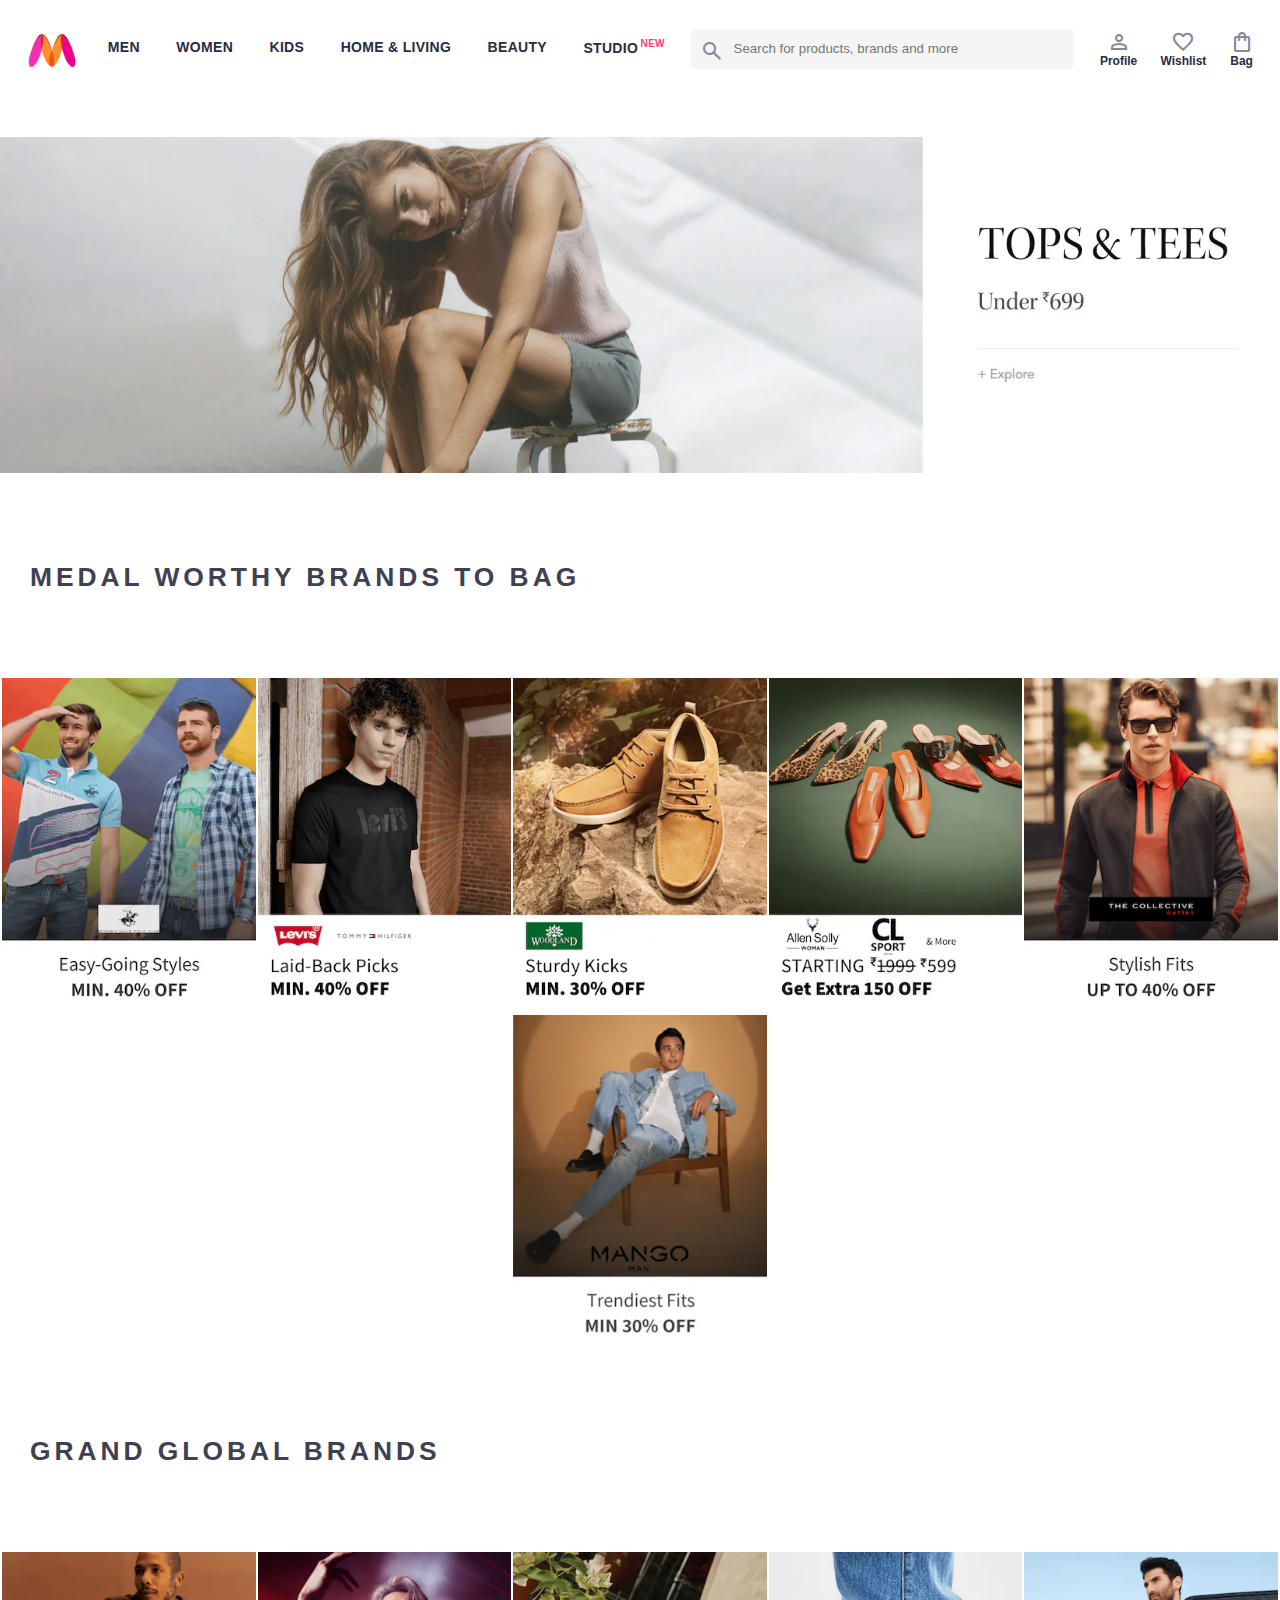
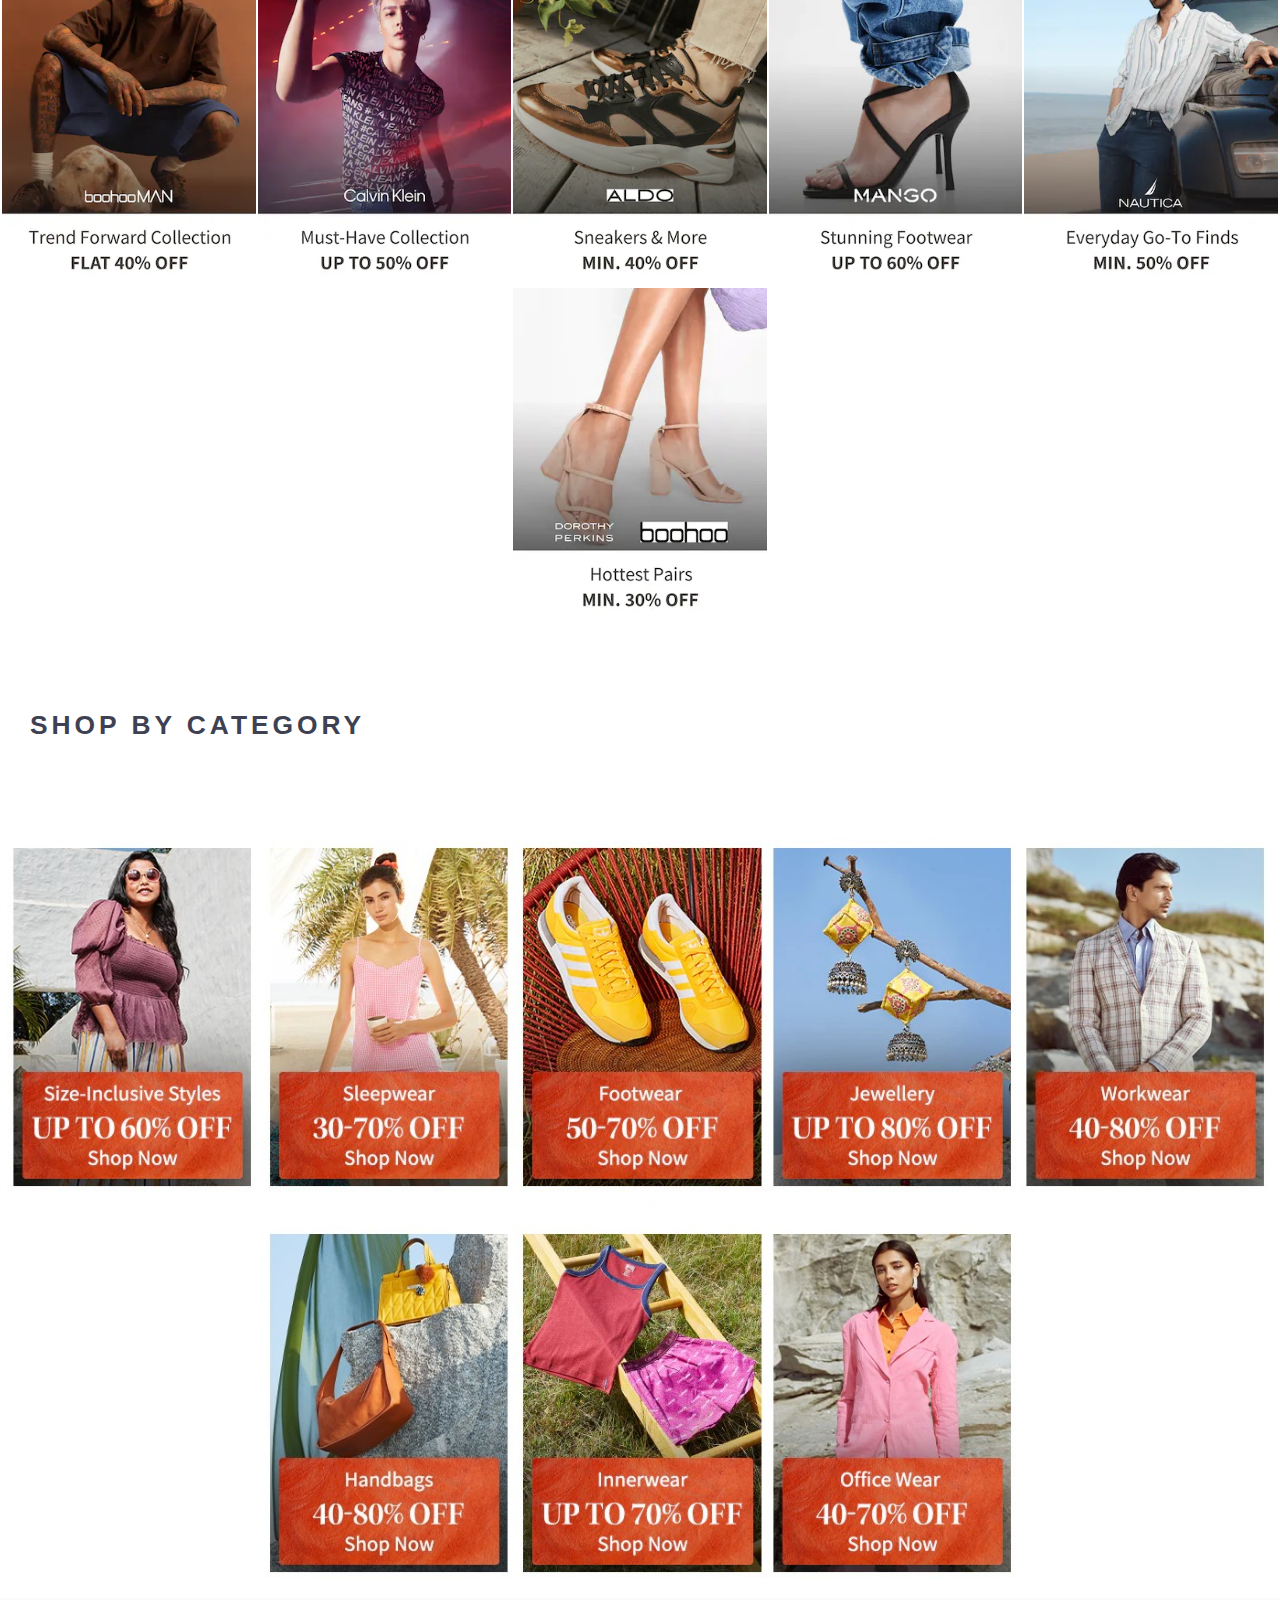
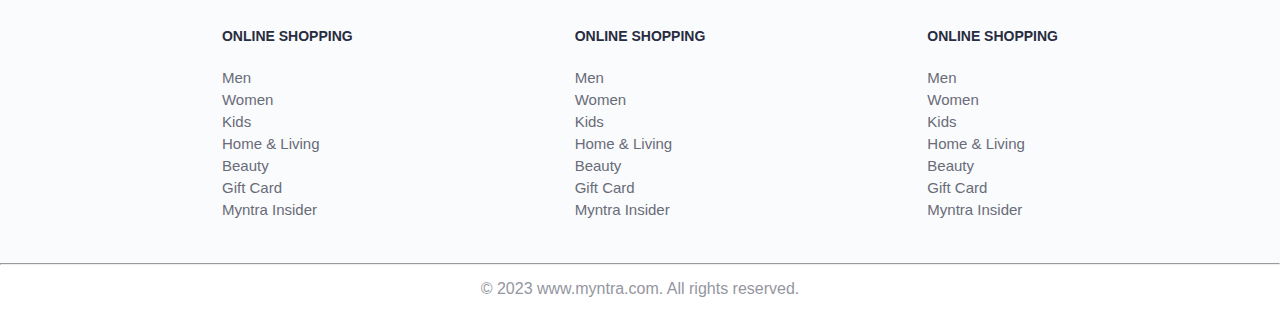
<file: index.html>
<!DOCTYPE html>
<html lang="en">
<head>
    <meta charset="UTF-8">
    <meta name="viewport" content="width=device-width, initial-scale=1.0">
    <title>Myntra Clone</title>
    <link rel="stylesheet" href="CSS/style.css">
    <link rel="stylesheet" href="https://fonts.googleapis.com/css2?family=Material+Symbols+Outlined:opsz,wght,FILL,GRAD@20..48,100..700,0..1,-50..200" />
</head>
<body>
    <header>
        <div class="logo_container">
            <a href="#">
                <img class="logo" src="Images/myntra_logo.webp" alt="LOGO">
            </a>
        </div>
        <nav class="navbar">
            <a href="#">MEN</a>
            <a href="#">WOMEN</a>
            <a href="#">KIDS</a>
            <a href="#">HOME & LIVING</a>
            <a href="#">BEAUTY</a>
            <a href="#" id="new">STUDIO<sup>NEW</sup></a>
        </nav> 
        <div class="search">
            <span class="material-symbols-outlined icon">search</span>
            <input class="search_bar" type="text" placeholder="Search for products, brands and more">
        </div>
        <div class="actions">
            <div class="action_container">
                <span class="material-symbols-outlined">person
                </span>
                <span class="action_name">Profile</span>
            </div>
            <div class="action_container">
                <span class="material-symbols-outlined">favorite
                </span>
                <span class="action_name">Wishlist</span>
            </div>
            <div class="action_container">
                <span class="material-symbols-outlined">shopping_bag
                </span>
                <span class="action_name">Bag</span>
            </div>
        </div> 
    </header>
    <main>
        <div class="banner_container">
            <img class="banner_img" src="Images/banner.jpg" alt="Banner Image">
        </div>
        <div class="category_heading">
            Medal Worthy Brands To Bag
        </div>
        <div class="category_items">
            <a href="#"><img class="sale_item" src="Images/offers/7.png" alt=""></a>
            <a href="#"><img class="sale_item" src="Images/offers/8.png" alt=""></a>
            <a href="#"><img class="sale_item" src="Images/offers/9.png" alt=""></a>
            <a href="#"><img class="sale_item" src="Images/offers/10.png" alt=""></a>
            <a href="#"><img class="sale_item" src="Images/offers/4.png" alt=""></a>
            <a href="#"><img class="sale_item" src="Images/offers/12.png" alt=""></a>
        </div>
        <div class="category_heading">
            Grand Global Brands
        </div>
        <div class="category_items">
            <a href="#"><img class="sale_item" src="Images/offers/1.png" alt=""></a>
            <a href="#"><img class="sale_item" src="Images/offers/2.png" alt=""></a>
            <a href="#"><img class="sale_item" src="Images/offers/3.png" alt=""></a>
            <a href="#"><img class="sale_item" src="Images/offers/11.png" alt=""></a>
            <a href="#"><img class="sale_item" src="Images/offers/5.png" alt=""></a>
            <a href="#"><img class="sale_item" src="Images/offers/6.png" alt=""></a>
        </div>
        <div class="category_heading">
            Shop By Category
        </div>
        <div class="category_items1">
            <a href="#"><img class="sale_item" src="Images/categories/1.jpg" alt=""></a>
            <a href="#"><img class="sale_item" src="Images/categories/3.jpg" alt=""></a>
            <a href="#"><img class="sale_item" src="Images/categories/4.jpg" alt=""></a>
            <a href="#"><img class="sale_item" src="Images/categories/5.jpg" alt=""></a>
            <a href="#"><img class="sale_item" src="Images/categories/7.jpg" alt=""></a>
            <a href="#"><img class="sale_item" src="Images/categories/8.jpg" alt=""></a>
            <a href="#"><img class="sale_item" src="Images/categories/9.jpg" alt=""></a>
            <a href="#"><img class="sale_item" src="Images/categories/10.jpg" alt=""></a>
        </div>
    </main>
    <footer>
        <div class="footer_container">
            <div class="footer_column">
                <h3>ONLINE SHOPPING</h3>

                <a href="#">Men</a>
                <a href="#">Women</a>
                <a href="#">Kids</a>
                <a href="#">Home & Living</a>
                <a href="#">Beauty</a>
                <a href="#">Gift Card</a>
                <a href="#">Myntra Insider</a>
            </div>

            <div class="footer_column">
                <h3>ONLINE SHOPPING</h3>

                <a href="#">Men</a>
                <a href="#">Women</a>
                <a href="#">Kids</a>
                <a href="#">Home & Living</a>
                <a href="#">Beauty</a>
                <a href="#">Gift Card</a>
                <a href="#">Myntra Insider</a>
            </div>

            <div class="footer_column">
                <h3>ONLINE SHOPPING</h3>

                <a href="#">Men</a>
                <a href="#">Women</a>
                <a href="#">Kids</a>
                <a href="#">Home & Living</a>
                <a href="#">Beauty</a>
                <a href="#">Gift Card</a>
                <a href="#">Myntra Insider</a>
            </div>
        </div>
        <hr>

        <div class="copyright">
            © 2023 www.myntra.com. All rights reserved.
        </div>
    </footer>
    <script src="JS/script.js"></script>
</body>
</html>
</file>
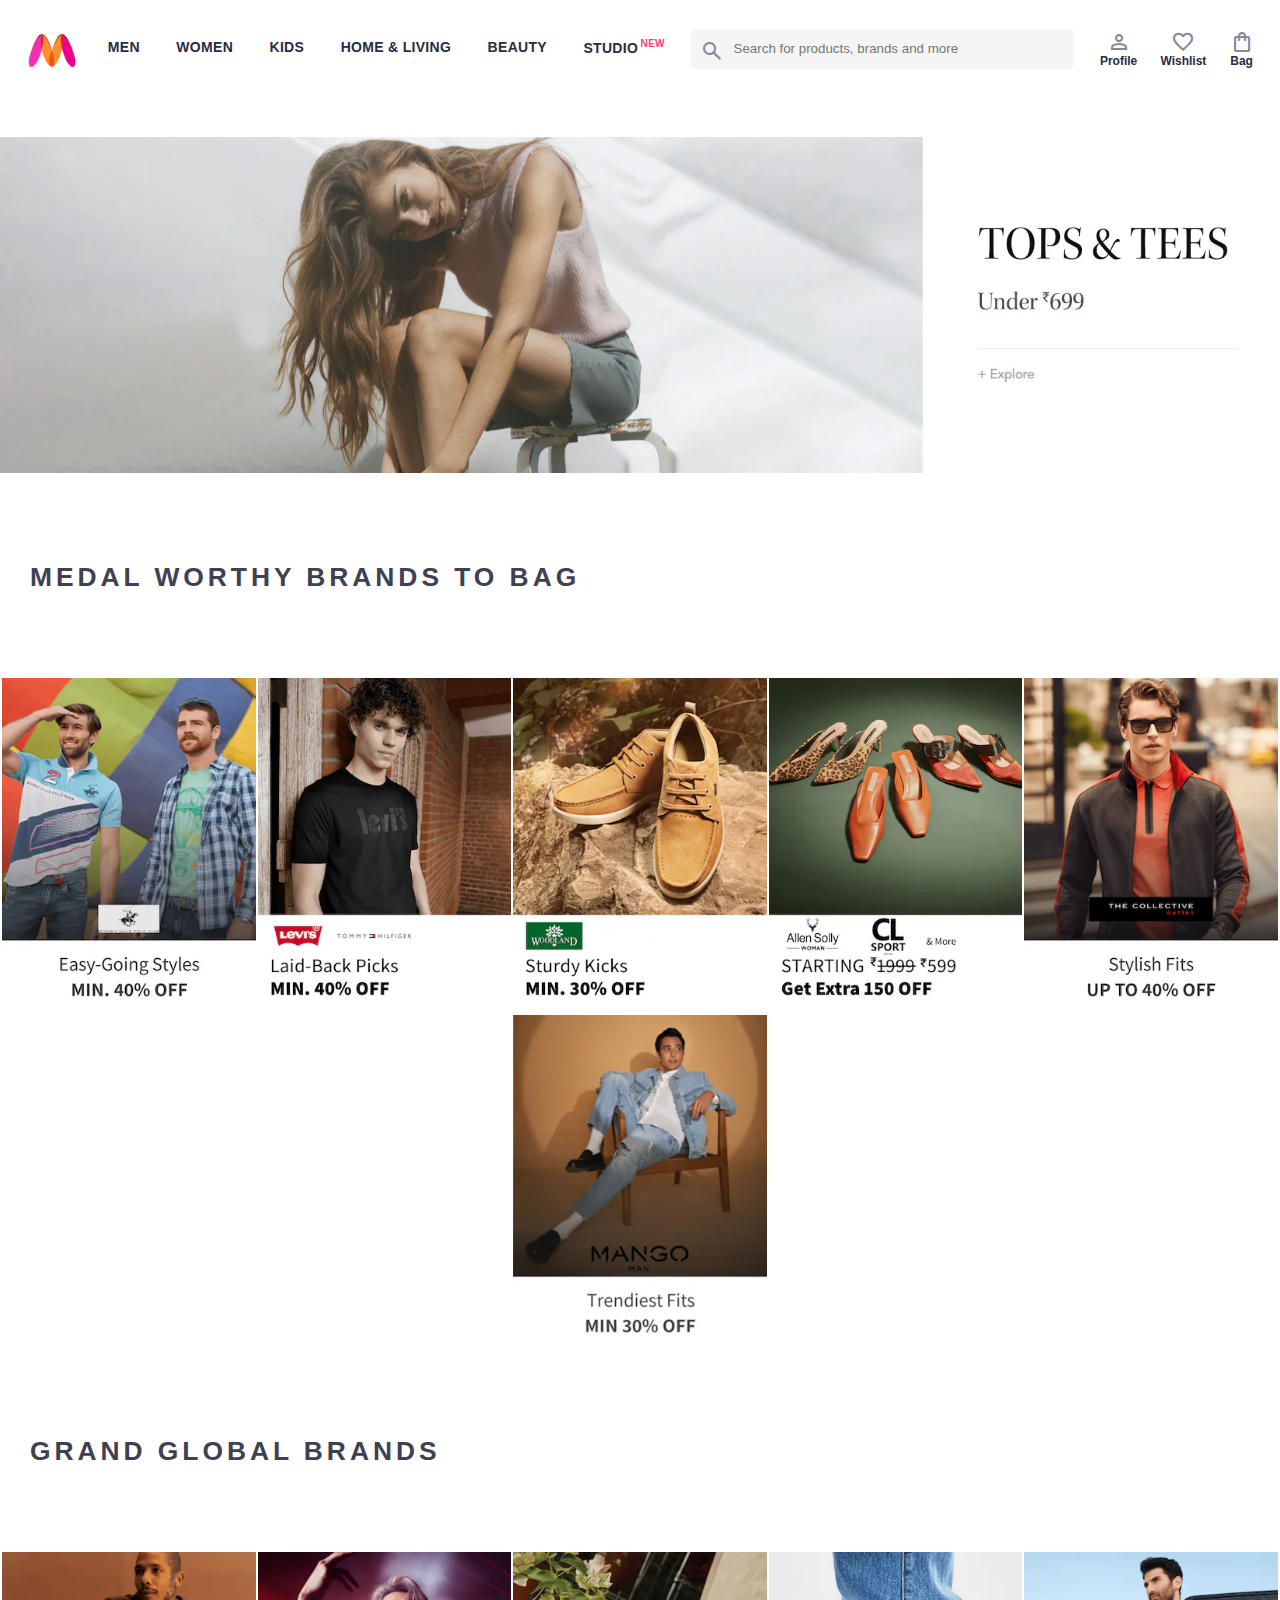
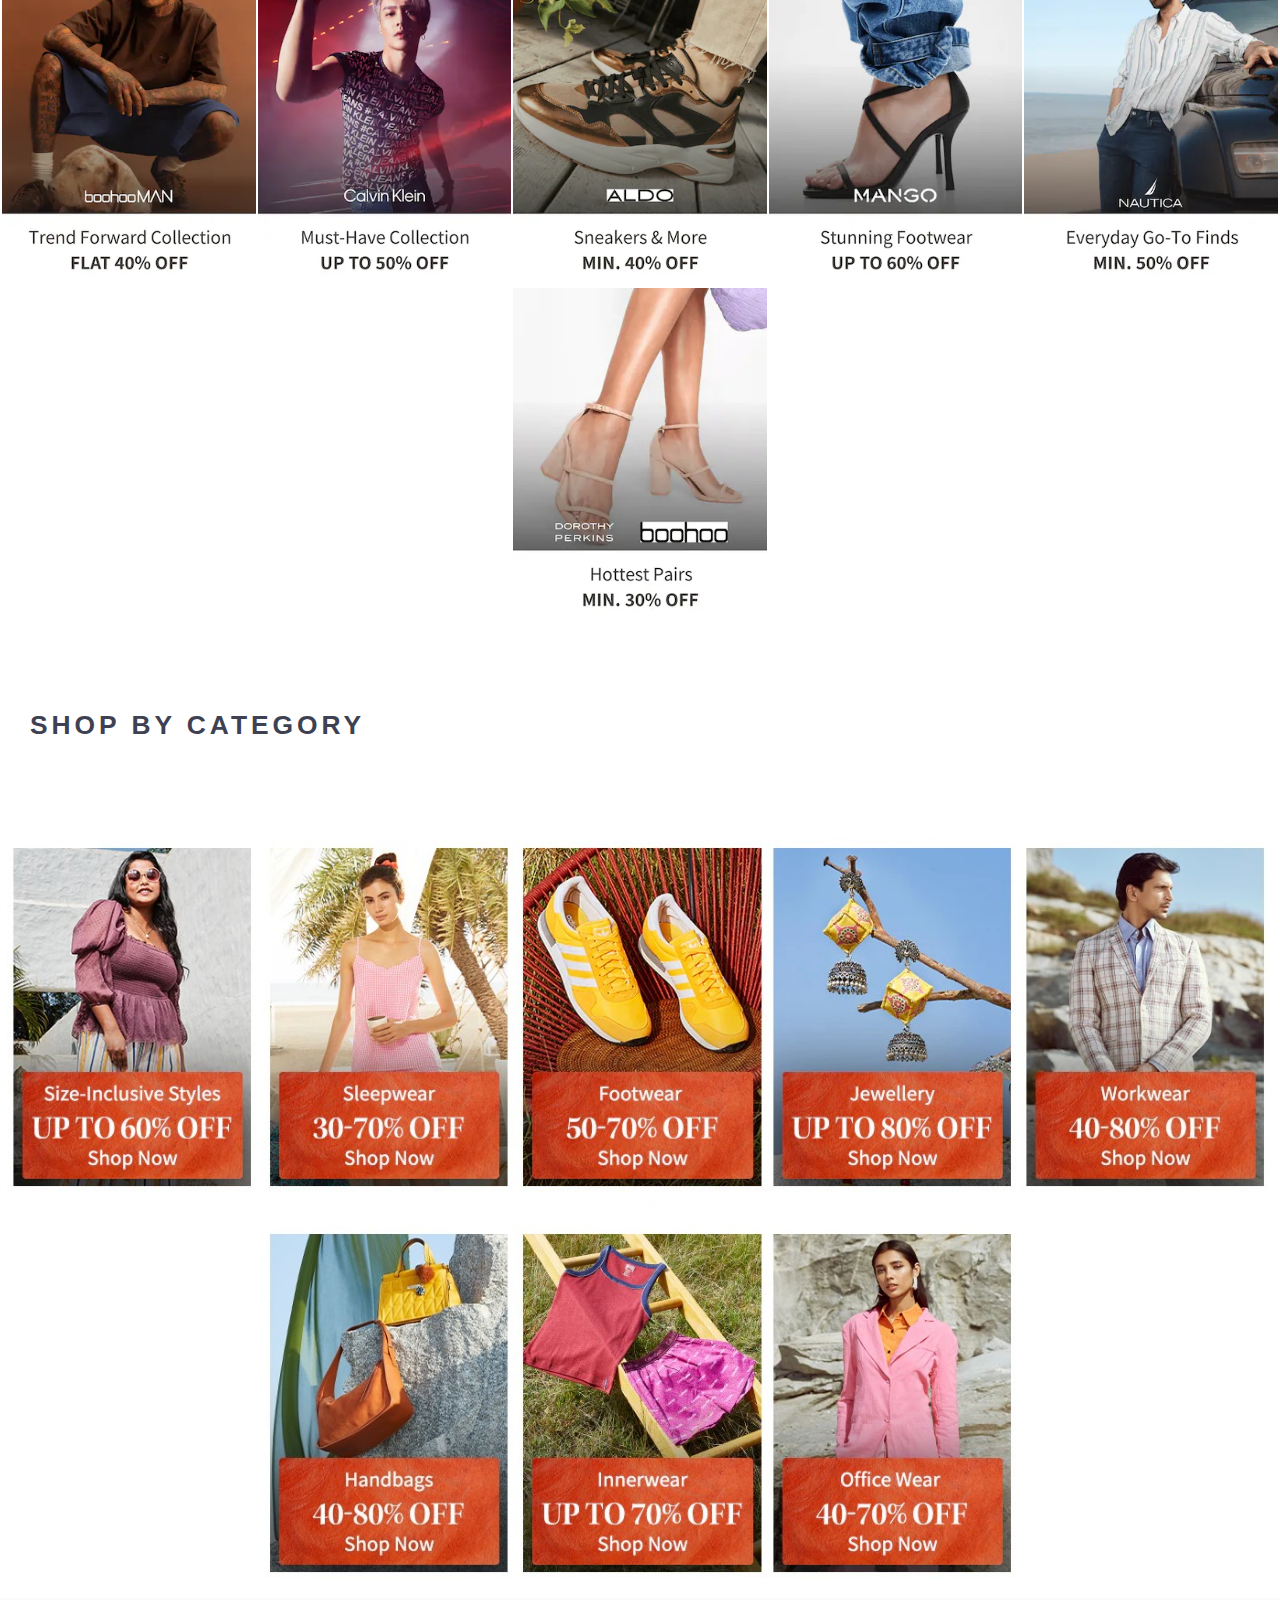
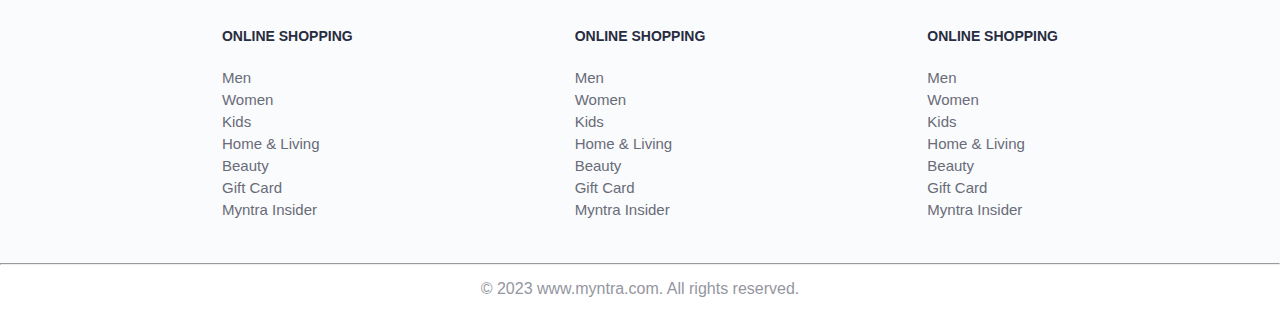
<file: HTML/index.html>
<!DOCTYPE html>
<html lang="en">
<head>
    <meta charset="UTF-8">
    <meta name="viewport" content="width=device-width, initial-scale=1.0">
    <title>Myntra Clone</title>
    <link rel="stylesheet" href="/CSS/style.css">
    <link rel="stylesheet" href="https://fonts.googleapis.com/css2?family=Material+Symbols+Outlined:opsz,wght,FILL,GRAD@20..48,100..700,0..1,-50..200" />
</head>
<body>
    <header>
        <div class="logo_container">
            <a href="#">
                <img class="logo" src="/Images/myntra_logo.webp" alt="LOGO">
            </a>
        </div>
        <nav class="navbar">
            <a href="#">MEN</a>
            <a href="#">WOMEN</a>
            <a href="#">KIDS</a>
            <a href="#">HOME & LIVING</a>
            <a href="#">BEAUTY</a>
            <a href="#" id="new">STUDIO<sup>NEW</sup></a>
        </nav> 
        <div class="search">
            <span class="material-symbols-outlined icon">search</span>
            <input class="search_bar" type="text" placeholder="Search for products, brands and more">
        </div>
        <div class="actions">
            <div class="action_container">
                <span class="material-symbols-outlined">person
                </span>
                <span class="action_name">Profile</span>
            </div>
            <div class="action_container">
                <span class="material-symbols-outlined">favorite
                </span>
                <span class="action_name">Wishlist</span>
            </div>
            <div class="action_container">
                <span class="material-symbols-outlined">shopping_bag
                </span>
                <span class="action_name">Bag</span>
            </div>
        </div> 
    </header>
    <main>
        <div class="banner_container">
            <img class="banner_img" src="/Images/banner.jpg" alt="Banner Image">
        </div>
        <div class="category_heading">
            Medal Worthy Brands To Bag
        </div>
        <div class="category_items">
            <a href="#"><img class="sale_item" src="/Images/offers/7.png" alt=""></a>
            <a href="#"><img class="sale_item" src="/Images/offers/8.png" alt=""></a>
            <a href="#"><img class="sale_item" src="/Images/offers/9.png" alt=""></a>
            <a href="#"><img class="sale_item" src="/Images/offers/10.png" alt=""></a>
            <a href="#"><img class="sale_item" src="/Images/offers/4.png" alt=""></a>
            <a href="#"><img class="sale_item" src="/Images/offers/12.png" alt=""></a>
        </div>
        <div class="category_heading">
            Grand Global Brands
        </div>
        <div class="category_items">
            <a href="#"><img class="sale_item" src="/Images/offers/1.png" alt=""></a>
            <a href="#"><img class="sale_item" src="/Images/offers/2.png" alt=""></a>
            <a href="#"><img class="sale_item" src="/Images/offers/3.png" alt=""></a>
            <a href="#"><img class="sale_item" src="/Images/offers/11.png" alt=""></a>
            <a href="#"><img class="sale_item" src="/Images/offers/5.png" alt=""></a>
            <a href="#"><img class="sale_item" src="/Images/offers/6.png" alt=""></a>
        </div>
        <div class="category_heading">
            Shop By Category
        </div>
        <div class="category_items1">
            <a href="#"><img class="sale_item" src="/Images/categories/1.jpg" alt=""></a>
            <a href="#"><img class="sale_item" src="/Images/categories/3.jpg" alt=""></a>
            <a href="#"><img class="sale_item" src="/Images/categories/4.jpg" alt=""></a>
            <a href="#"><img class="sale_item" src="/Images/categories/5.jpg" alt=""></a>
            <a href="#"><img class="sale_item" src="/Images/categories/7.jpg" alt=""></a>
            <a href="#"><img class="sale_item" src="/Images/categories/8.jpg" alt=""></a>
            <a href="#"><img class="sale_item" src="/Images/categories/9.jpg" alt=""></a>
            <a href="#"><img class="sale_item" src="/Images/categories/10.jpg" alt=""></a>
        </div>
    </main>
    <footer>
        <div class="footer_container">
            <div class="footer_column">
                <h3>ONLINE SHOPPING</h3>

                <a href="#">Men</a>
                <a href="#">Women</a>
                <a href="#">Kids</a>
                <a href="#">Home & Living</a>
                <a href="#">Beauty</a>
                <a href="#">Gift Card</a>
                <a href="#">Myntra Insider</a>
            </div>

            <div class="footer_column">
                <h3>ONLINE SHOPPING</h3>

                <a href="#">Men</a>
                <a href="#">Women</a>
                <a href="#">Kids</a>
                <a href="#">Home & Living</a>
                <a href="#">Beauty</a>
                <a href="#">Gift Card</a>
                <a href="#">Myntra Insider</a>
            </div>

            <div class="footer_column">
                <h3>ONLINE SHOPPING</h3>

                <a href="#">Men</a>
                <a href="#">Women</a>
                <a href="#">Kids</a>
                <a href="#">Home & Living</a>
                <a href="#">Beauty</a>
                <a href="#">Gift Card</a>
                <a href="#">Myntra Insider</a>
            </div>
        </div>
        <hr>

        <div class="copyright">
            © 2023 www.myntra.com. All rights reserved.
        </div>
    </footer>
    <script src="/JS/script.js"></script>
</body>
</html>
</file>
<file: CSS/style.css>
*{
    margin: 0;
    padding: 0;
    font-family: Assistant, -apple-system, BlinkMacSystemFont, Segoe UI, Roboto, Helvetica, Arial, sans-serif;
    box-sizing: border-box;
}
header{
    display: flex;
    justify-content: space-evenly;
    align-items: center;
    height: 10.8vh;  
    background-color: rgb(255, 255, 255);
    position: sticky;
    top: 0px;
    /*border-bottom: 1px solid #b6b1b1;*/
}


.logo{
    height: 45px;
    margin-left: 20px;
    margin-top: 8px;
}

.navbar{
    display: flex;
    min-width: 600px;
    justify-content: space-evenly;
    align-items: center;
    align-content: center;
}

.navbar a{
    font-size: 14px;
    letter-spacing: .3px;
    color: #282c3f;
    font-weight: 600;
    text-decoration: none;
    border-bottom: 3px solid #ffffff;
    padding: 28px 0;
    padding-left: 15px;
    padding-right: 15px;
}

.navbar a:hover{
    transition: all 0.125s ease-in-out;
    border-bottom: 5px solid #f54e77;
}
.navbar a sup{
    color: #ff3f6c;
    font-size: 10px;
    font-weight: 750;
    margin-left: 2.5px;
}

#new{
    margin-bottom: 1px;
    color: #282c3f;

}
.search{
    display: flex;
    align-items: center;
    height: 40px;
    min-width: 250px;
    width: 30%;
}

.search_bar{
    color: #696e79;
    background-color: #f5f5f6;
    border: none;
    flex-grow: 1;
    height: 40px;
    border-radius: 0 5px 5px 0;

}

.icon{
    height: 20px;
    box-sizing: content-box;
    padding: 10px;
    background-color: #f5f5f6;
    color: #868999;
    border-radius: 5px 0 0 5px;
} 

.actions{
    display: flex;
    min-width: 200px;
    justify-content: space-evenly;
}

.action_container{
    display: flex;
    flex-direction: column;
    align-items: center;
    color: #868999;
    font-size: 12px;
    font-weight: 650;

}
.action_name{
    color: #282c3f;
}

/* Main Section */

.banner_container{
    margin: 40px 0;
}
.banner_img{
    width: 100%;
}

.category_heading {
    text-transform: uppercase;
    color: #3e4152;
    letter-spacing: .15em;
    font-size: 1.65em;
    margin: 85px 0 85px 30px;
    max-height: 5em;
    font-weight: 650;
}

.category_items {
    display: flex;
    flex-wrap: wrap;
    justify-content: space-evenly;
}

.category_items1 {
    display: flex;
    flex-wrap: wrap;
    justify-content: center;
}

.sale_item {
    width: 253.212px;
}

.footer_container {
    padding: 30px 0px 40px 0px;
    background: #FAFBFC;
    display: flex;
    justify-content: space-evenly;
}

.footer_column {
    display: flex;
    flex-direction: column;
}

.footer_column h3 {
    color: #282c3f;
    font-size: 14px;
    margin-bottom: 25px;
}

.footer_column a {
    color: #696b79;
    font-size: 15px;
    text-decoration: none;
    padding-bottom: 5px;
}

.copyright {
    color: #94969f;
    text-align: center;
    padding: 15px;
}
</file>
